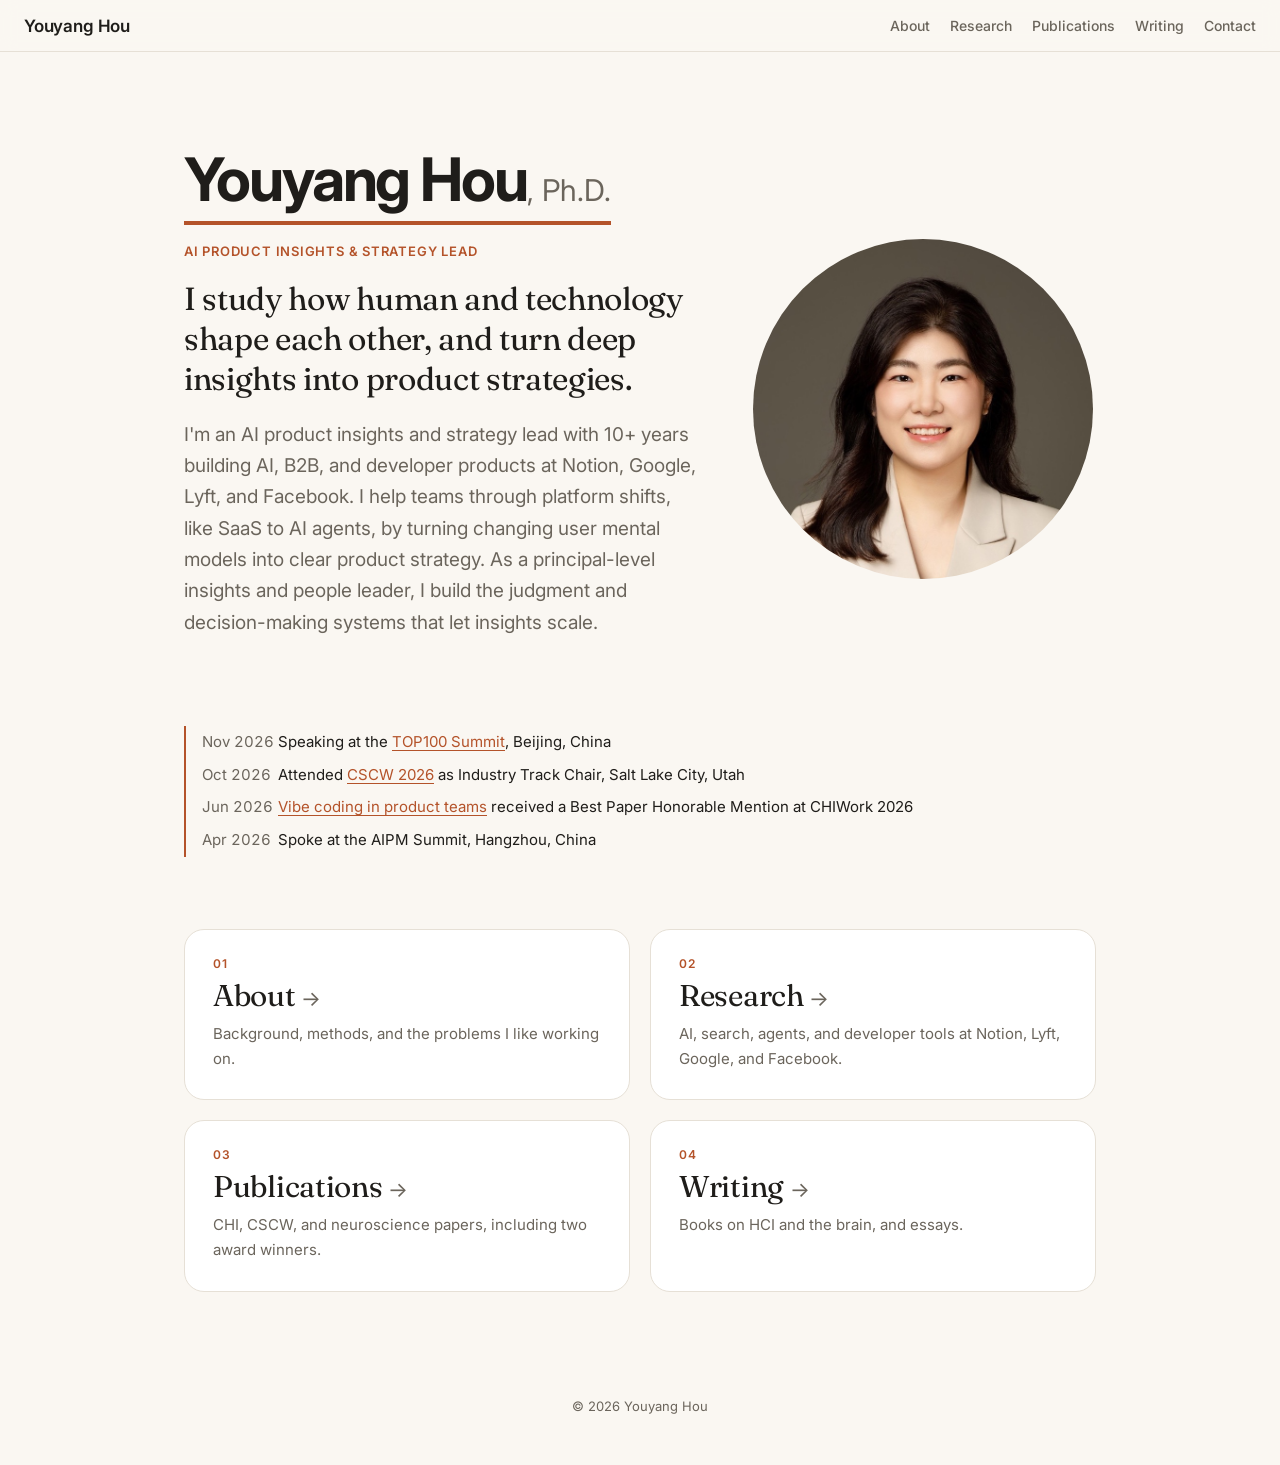
<file: index.html>
<!doctype html>
<html lang="en">
<head>
  <meta charset="utf-8">
  <meta name="viewport" content="width=device-width, initial-scale=1">
  <title>Youyang Hou, Ph.D.</title>
  <meta name="description" content="Youyang Hou: AI product insights and strategy lead with 10+ years building AI, B2B, and developer products at Notion, Google, Lyft, and Facebook.">
  <link rel="preconnect" href="https://fonts.googleapis.com">
  <link rel="preconnect" href="https://fonts.gstatic.com" crossorigin>
  <link href="https://fonts.googleapis.com/css2?family=Fraunces:opsz,wght@9..144,400&family=Inter:wght@400;500;600;700&display=swap" rel="stylesheet">
  <link rel="stylesheet" href="styles.css">
</head>
<body>
  <header class="nav">
    <a class="nav__name" href="index.html">Youyang Hou</a>
    <nav>
      <a href="about.html">About</a>
      <a href="research.html">Research</a>
      <a href="publications.html">Publications</a>
      <a href="writing.html">Writing</a>
      <a href="contact.html">Contact</a>
    </nav>
  </header>

  <main>
    <section class="hero">
      <div class="hero__main">
      <div class="hero__text">
      <h1 class="hero__name">Youyang Hou<span>, Ph.D.</span></h1>
      <p class="eyebrow">AI Product Insights &amp; Strategy Lead</p>
      <p class="hero__statement">I study how human and technology shape each other, and turn deep insights into product strategies.</p>
      <p class="lede">
        I'm an AI product insights and strategy lead with 10+ years building AI, B2B, and developer
        products at Notion, Google, Lyft, and Facebook. I help teams through platform shifts, like
        SaaS to AI agents, by turning changing user mental models into clear product strategy. As a
        principal-level insights and people leader, I build the judgment and decision-making systems
        that let insights scale.
      </p>
      </div>
      <img class="hero__photo" src="headshot.jpg" alt="Portrait of Youyang Hou" width="720" height="900">
      </div>
      <ul class="news">
        <li><span>Nov 2026</span> Speaking at the <a href="https://www.top100summit.com/Project">TOP100 Summit</a>, Beijing, China</li>
        <li><span>Oct 2026</span> Attended <a href="https://cscw.acm.org/2026/">CSCW 2026</a> as Industry Track Chair, Salt Lake City, Utah</li>
        <li><span>Jun 2026</span> <a href="https://dl.acm.org/doi/pdf/10.1145/3808045.3808062">Vibe coding in product teams</a> received a Best Paper Honorable Mention at CHIWork 2026</li>
        <li><span>Apr 2026</span> Spoke at the AIPM Summit, Hangzhou, China</li>
        <!-- <li><span>Oct 2025</span> Spoke at the <a href="https://hipm.msup.com.cn/2024/teacher?aid=4231&id=10767">HiPM Product Innovation Summit</a>, Shenzhen</li> -->
        <!-- <li><span>Aug 2025</span> Panelist, <a href="https://lu.ma/9f9ryzag">Data-Driven Design: Mastering User Research</a>, San Francisco</li> -->
      </ul>
    </section>

    <section class="explore" aria-label="Explore">
      <div class="explore__grid">
        <a class="explore__card" href="about.html">
          <span class="explore__num">01</span>
          <span class="explore__title">About</span>
          <span class="explore__note">Background, methods, and the problems I like working on.</span>
        </a>
        <a class="explore__card" href="research.html">
          <span class="explore__num">02</span>
          <span class="explore__title">Research</span>
          <span class="explore__note">AI, search, agents, and developer tools at Notion, Lyft, Google, and Facebook.</span>
        </a>
        <a class="explore__card" href="publications.html">
          <span class="explore__num">03</span>
          <span class="explore__title">Publications</span>
          <span class="explore__note">CHI, CSCW, and neuroscience papers, including two award winners.</span>
        </a>
        <a class="explore__card" href="writing.html">
          <span class="explore__num">04</span>
          <span class="explore__title">Writing</span>
          <span class="explore__note">Books on HCI and the brain, and essays.</span>
        </a>
      </div>
    </section>
  </main>

  <footer class="footer">© 2026 Youyang Hou</footer>
</body>
</html>
</file>
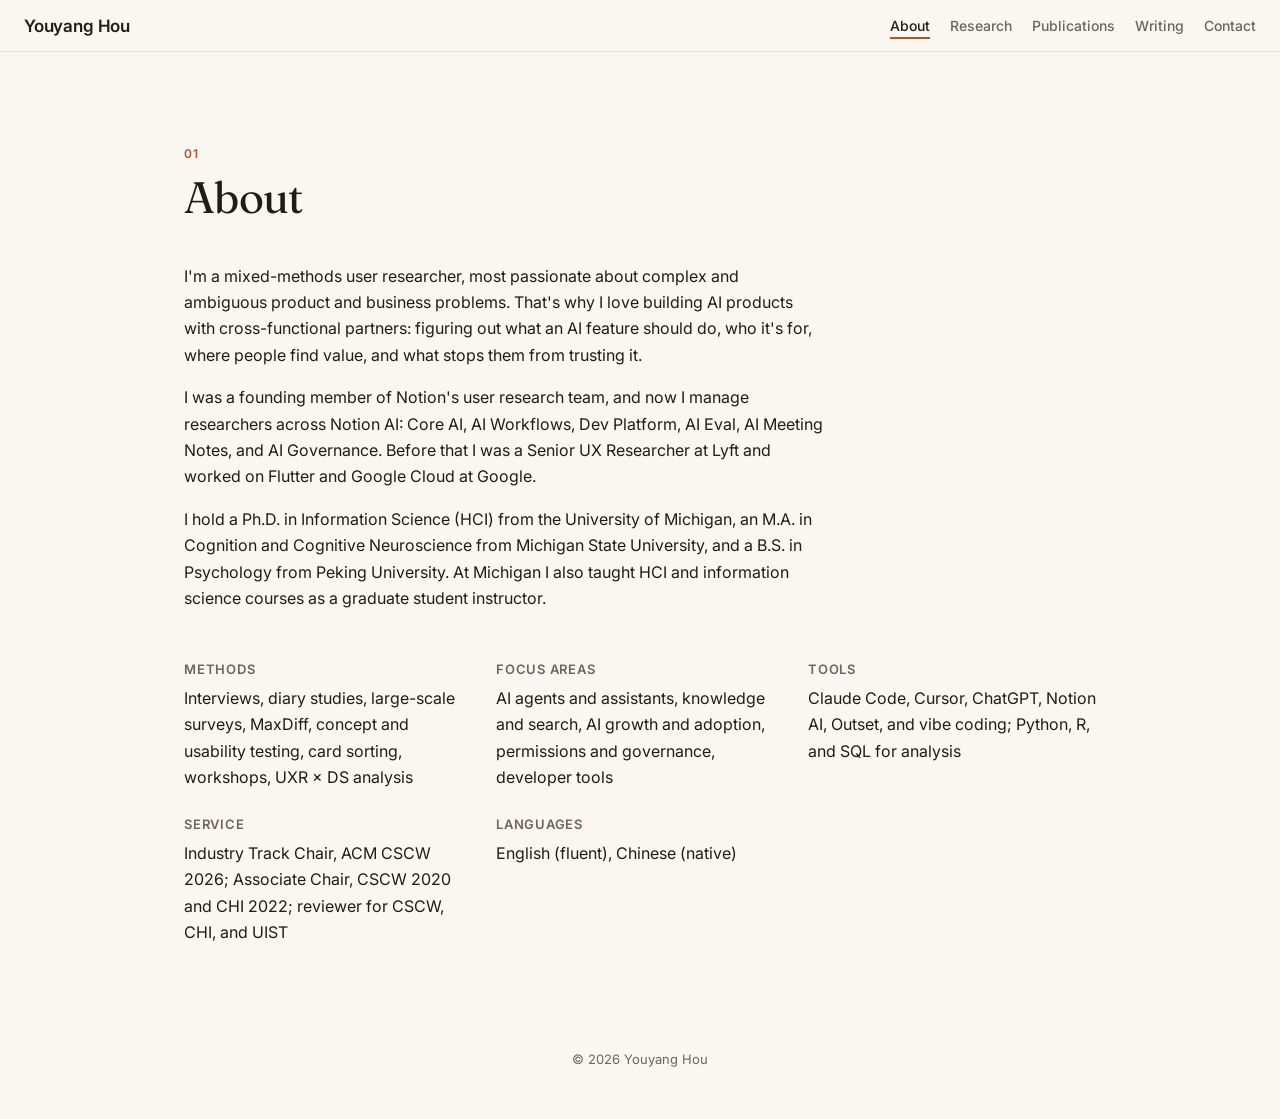
<file: about.html>
<!doctype html>
<html lang="en">
<head>
  <meta charset="utf-8">
  <meta name="viewport" content="width=device-width, initial-scale=1">
  <title>About · Youyang Hou</title>
  <meta name="description" content="About Youyang Hou: background, methods, and focus areas.">
  <link rel="preconnect" href="https://fonts.googleapis.com">
  <link rel="preconnect" href="https://fonts.gstatic.com" crossorigin>
  <link href="https://fonts.googleapis.com/css2?family=Fraunces:opsz,wght@9..144,400&family=Inter:wght@400;500;600;700&display=swap" rel="stylesheet">
  <link rel="stylesheet" href="styles.css">
</head>
<body>
  <header class="nav">
    <a class="nav__name" href="index.html">Youyang Hou</a>
    <nav>
      <a href="about.html" aria-current="page">About</a>
      <a href="research.html">Research</a>
      <a href="publications.html">Publications</a>
      <a href="writing.html">Writing</a>
      <a href="contact.html">Contact</a>
    </nav>
  </header>

  <main>
    <section id="about" class="page about">
      <h1 class="section-title" data-num="01">About</h1>
      <div class="about__body">
        <p>
          I'm a mixed-methods user researcher, most passionate about complex and ambiguous product
          and business problems. That's why I love building AI products with cross-functional partners:
          figuring out what an AI feature should do, who it's for, where people find value, and what
          stops them from trusting it.
        </p>
        <p>
          I was a founding member of Notion's user research team, and now I manage researchers across
          Notion AI: Core AI, AI Workflows, Dev Platform, AI Eval, AI Meeting Notes, and AI Governance.
          Before that I was a Senior UX Researcher at Lyft and worked on Flutter and Google Cloud at Google.
        </p>
        <p>
          I hold a Ph.D. in Information Science (HCI) from the University of Michigan, an M.A. in
          Cognition and Cognitive Neuroscience from Michigan State University, and a B.S. in Psychology
          from Peking University. At Michigan I also taught HCI and information science courses as a
          graduate student instructor.
        </p>
      </div>
      <dl class="facts">
        <div><dt>Methods</dt><dd>Interviews, diary studies, large-scale surveys, MaxDiff, concept and usability testing, card sorting, workshops, UXR × DS analysis</dd></div>
        <div><dt>Focus areas</dt><dd>AI agents and assistants, knowledge and search, AI growth and adoption, permissions and governance, developer tools</dd></div>
        <div><dt>Tools</dt><dd>Claude Code, Cursor, ChatGPT, Notion AI, Outset, and vibe coding; Python, R, and SQL for analysis</dd></div>
        <div><dt>Service</dt><dd>Industry Track Chair, ACM CSCW 2026; Associate Chair, CSCW 2020 and CHI 2022; reviewer for CSCW, CHI, and UIST</dd></div>
        <div><dt>Languages</dt><dd>English (fluent), Chinese (native)</dd></div>
      </dl>
    </section>
  </main>

  <footer class="footer">© 2026 Youyang Hou</footer>
</body>
</html>
</file>
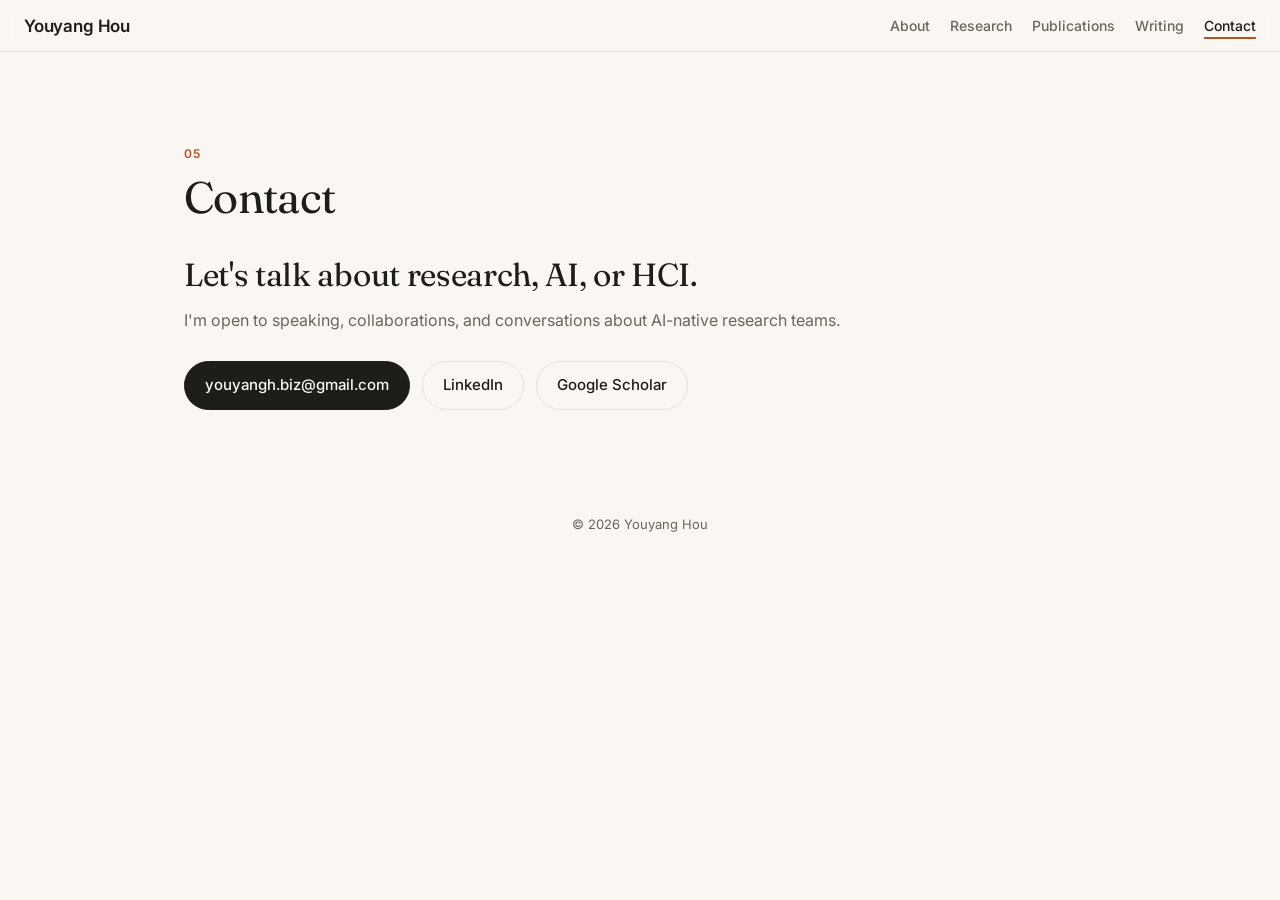
<file: contact.html>
<!doctype html>
<html lang="en">
<head>
  <meta charset="utf-8">
  <meta name="viewport" content="width=device-width, initial-scale=1">
  <title>Contact · Youyang Hou</title>
  <meta name="description" content="Get in touch with Youyang Hou: email, LinkedIn, and Google Scholar.">
  <link rel="preconnect" href="https://fonts.googleapis.com">
  <link rel="preconnect" href="https://fonts.gstatic.com" crossorigin>
  <link href="https://fonts.googleapis.com/css2?family=Fraunces:opsz,wght@9..144,400&family=Inter:wght@400;500;600;700&display=swap" rel="stylesheet">
  <link rel="stylesheet" href="styles.css">
</head>
<body>
  <header class="nav">
    <a class="nav__name" href="index.html">Youyang Hou</a>
    <nav>
      <a href="about.html">About</a>
      <a href="research.html">Research</a>
      <a href="publications.html">Publications</a>
      <a href="writing.html">Writing</a>
      <a href="contact.html" aria-current="page">Contact</a>
    </nav>
  </header>

  <main>
    <section id="contact" class="page contact">
      <h1 class="section-title" data-num="05">Contact</h1>
      <p class="contact__lead">Let's talk about research, AI, or HCI.</p>
      <p>I'm open to speaking, collaborations, and conversations about AI-native research teams.</p>
      <div class="hero__links">
        <a class="btn" href="mailto:youyangh.biz@gmail.com">youyangh.biz@gmail.com</a>
        <a class="btn btn--ghost" href="https://www.linkedin.com/in/youyanghou/">LinkedIn</a>
        <a class="btn btn--ghost" href="https://scholar.google.com/citations?user=HaEivSMAAAAJ&hl=en">Google Scholar</a>
      </div>
    </section>
  </main>

  <footer class="footer">© 2026 Youyang Hou</footer>
</body>
</html>
</file>
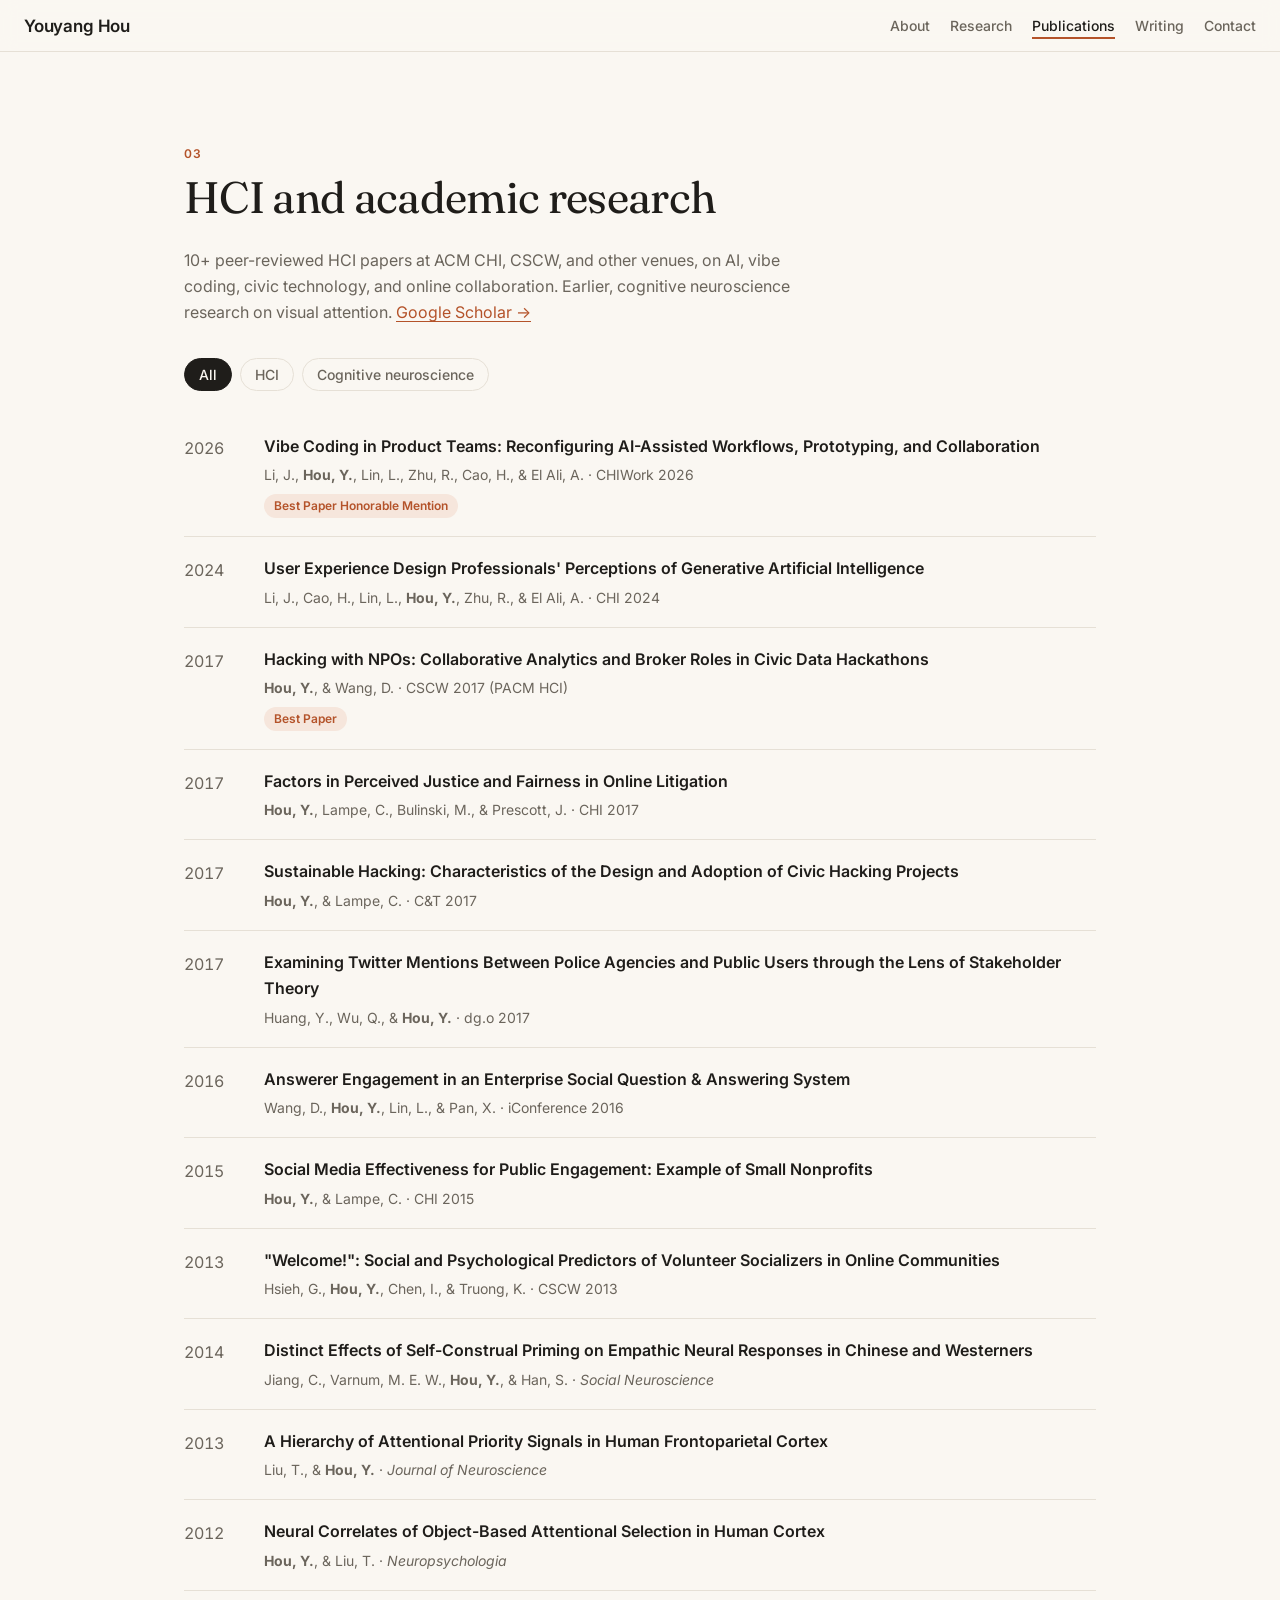
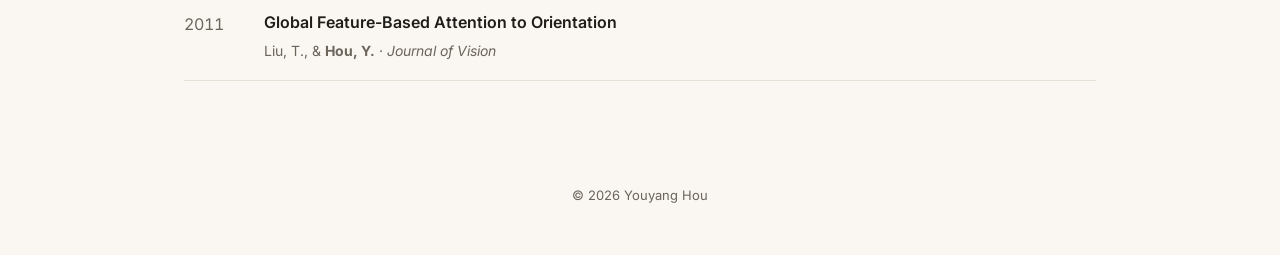
<file: publications.html>
<!doctype html>
<html lang="en">
<head>
  <meta charset="utf-8">
  <meta name="viewport" content="width=device-width, initial-scale=1">
  <title>Publications · Youyang Hou</title>
  <meta name="description" content="HCI and cognitive neuroscience publications by Youyang Hou.">
  <link rel="preconnect" href="https://fonts.googleapis.com">
  <link rel="preconnect" href="https://fonts.gstatic.com" crossorigin>
  <link href="https://fonts.googleapis.com/css2?family=Fraunces:opsz,wght@9..144,400&family=Inter:wght@400;500;600;700&display=swap" rel="stylesheet">
  <link rel="stylesheet" href="styles.css">
</head>
<body>
  <header class="nav">
    <a class="nav__name" href="index.html">Youyang Hou</a>
    <nav>
      <a href="about.html">About</a>
      <a href="research.html">Research</a>
      <a href="publications.html" aria-current="page">Publications</a>
      <a href="writing.html">Writing</a>
      <a href="contact.html">Contact</a>
    </nav>
  </header>

  <main>
    <section id="hci" class="page">
      <h1 class="section-title" data-num="03">HCI and academic research</h1>
      <p class="section-intro">
        10+ peer-reviewed HCI papers at ACM CHI, CSCW, and other venues, on AI, vibe coding, civic
        technology, and online collaboration. Earlier, cognitive neuroscience research on visual attention.
        <a href="https://scholar.google.com/citations?user=HaEivSMAAAAJ&hl=en">Google Scholar →</a>
      </p>

      <div class="filters" role="tablist" aria-label="Filter publications">
        <button class="chip is-active" data-filter="all" role="tab" aria-selected="true">All</button>
        <button class="chip" data-filter="hci" role="tab" aria-selected="false">HCI</button>
        <button class="chip" data-filter="neuro" role="tab" aria-selected="false">Cognitive neuroscience</button>
      </div>

      <ol class="pubs">
        <li data-area="hci">
          <span class="year">2026</span>
          <div>
            <a class="pub__title" href="https://dl.acm.org/doi/pdf/10.1145/3808045.3808062">Vibe Coding in Product Teams: Reconfiguring AI-Assisted Workflows, Prototyping, and Collaboration</a>
            <p>Li, J., <b>Hou, Y.</b>, Lin, L., Zhu, R., Cao, H., &amp; El Ali, A. · CHIWork 2026</p>
            <span class="award">Best Paper Honorable Mention</span>
          </div>
        </li>
        <li data-area="hci">
          <span class="year">2024</span>
          <div>
            <span class="pub__title">User Experience Design Professionals' Perceptions of Generative Artificial Intelligence</span>
            <p>Li, J., Cao, H., Lin, L., <b>Hou, Y.</b>, Zhu, R., &amp; El Ali, A. · CHI 2024</p>
          </div>
        </li>
        <li data-area="hci">
          <span class="year">2017</span>
          <div>
            <span class="pub__title">Hacking with NPOs: Collaborative Analytics and Broker Roles in Civic Data Hackathons</span>
            <p><b>Hou, Y.</b>, &amp; Wang, D. · CSCW 2017 (PACM HCI)</p>
            <span class="award">Best Paper</span>
          </div>
        </li>
        <li data-area="hci">
          <span class="year">2017</span>
          <div>
            <span class="pub__title">Factors in Perceived Justice and Fairness in Online Litigation</span>
            <p><b>Hou, Y.</b>, Lampe, C., Bulinski, M., &amp; Prescott, J. · CHI 2017</p>
          </div>
        </li>
        <li data-area="hci">
          <span class="year">2017</span>
          <div>
            <span class="pub__title">Sustainable Hacking: Characteristics of the Design and Adoption of Civic Hacking Projects</span>
            <p><b>Hou, Y.</b>, &amp; Lampe, C. · C&amp;T 2017</p>
          </div>
        </li>
        <li data-area="hci">
          <span class="year">2017</span>
          <div>
            <span class="pub__title">Examining Twitter Mentions Between Police Agencies and Public Users through the Lens of Stakeholder Theory</span>
            <p>Huang, Y., Wu, Q., &amp; <b>Hou, Y.</b> · dg.o 2017</p>
          </div>
        </li>
        <li data-area="hci">
          <span class="year">2016</span>
          <div>
            <span class="pub__title">Answerer Engagement in an Enterprise Social Question &amp; Answering System</span>
            <p>Wang, D., <b>Hou, Y.</b>, Lin, L., &amp; Pan, X. · iConference 2016</p>
          </div>
        </li>
        <li data-area="hci">
          <span class="year">2015</span>
          <div>
            <span class="pub__title">Social Media Effectiveness for Public Engagement: Example of Small Nonprofits</span>
            <p><b>Hou, Y.</b>, &amp; Lampe, C. · CHI 2015</p>
          </div>
        </li>
        <li data-area="hci">
          <span class="year">2013</span>
          <div>
            <span class="pub__title">"Welcome!": Social and Psychological Predictors of Volunteer Socializers in Online Communities</span>
            <p>Hsieh, G., <b>Hou, Y.</b>, Chen, I., &amp; Truong, K. · CSCW 2013</p>
          </div>
        </li>
        <li data-area="neuro">
          <span class="year">2014</span>
          <div>
            <span class="pub__title">Distinct Effects of Self-Construal Priming on Empathic Neural Responses in Chinese and Westerners</span>
            <p>Jiang, C., Varnum, M. E. W., <b>Hou, Y.</b>, &amp; Han, S. · <i>Social Neuroscience</i></p>
          </div>
        </li>
        <li data-area="neuro">
          <span class="year">2013</span>
          <div>
            <span class="pub__title">A Hierarchy of Attentional Priority Signals in Human Frontoparietal Cortex</span>
            <p>Liu, T., &amp; <b>Hou, Y.</b> · <i>Journal of Neuroscience</i></p>
          </div>
        </li>
        <li data-area="neuro">
          <span class="year">2012</span>
          <div>
            <span class="pub__title">Neural Correlates of Object-Based Attentional Selection in Human Cortex</span>
            <p><b>Hou, Y.</b>, &amp; Liu, T. · <i>Neuropsychologia</i></p>
          </div>
        </li>
        <li data-area="neuro">
          <span class="year">2011</span>
          <div>
            <span class="pub__title">Global Feature-Based Attention to Orientation</span>
            <p>Liu, T., &amp; <b>Hou, Y.</b> · <i>Journal of Vision</i></p>
          </div>
        </li>
      </ol>
    </section>
  </main>

  <footer class="footer">© 2026 Youyang Hou</footer>

  <script>
    document.querySelectorAll('.chip').forEach(function (chip) {
      chip.addEventListener('click', function () {
        var area = chip.dataset.filter;
        document.querySelectorAll('.chip').forEach(function (c) {
          c.classList.toggle('is-active', c === chip);
          c.setAttribute('aria-selected', c === chip);
        });
        document.querySelectorAll('.pubs li').forEach(function (li) {
          li.hidden = area !== 'all' && li.dataset.area !== area;
        });
      });
    });
  </script>
</body>
</html>
</file>
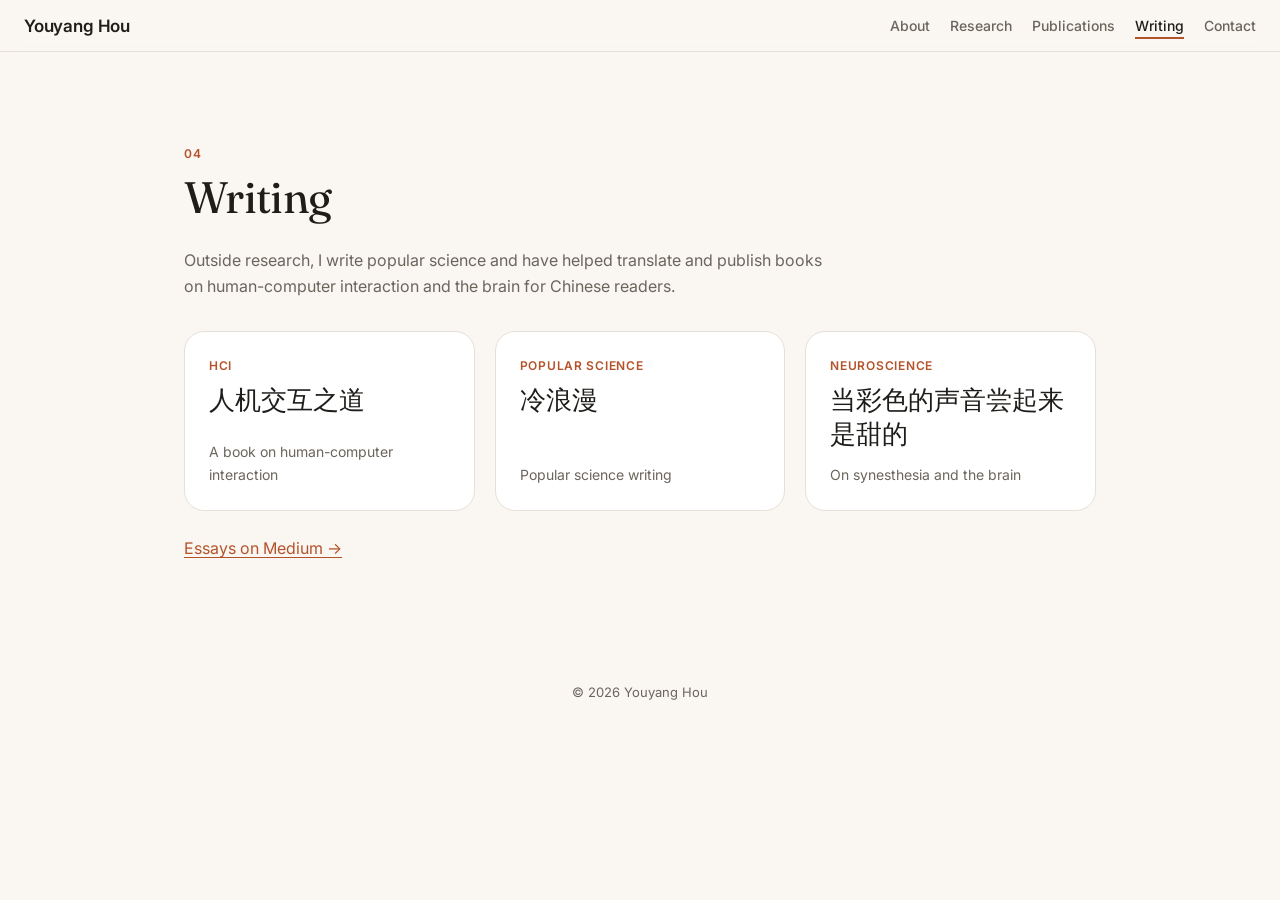
<file: writing.html>
<!doctype html>
<html lang="en">
<head>
  <meta charset="utf-8">
  <meta name="viewport" content="width=device-width, initial-scale=1">
  <title>Writing · Youyang Hou</title>
  <meta name="description" content="Books and popular science writing by Youyang Hou.">
  <link rel="preconnect" href="https://fonts.googleapis.com">
  <link rel="preconnect" href="https://fonts.gstatic.com" crossorigin>
  <link href="https://fonts.googleapis.com/css2?family=Fraunces:opsz,wght@9..144,400&family=Inter:wght@400;500;600;700&display=swap" rel="stylesheet">
  <link rel="stylesheet" href="styles.css">
</head>
<body>
  <header class="nav">
    <a class="nav__name" href="index.html">Youyang Hou</a>
    <nav>
      <a href="about.html">About</a>
      <a href="research.html">Research</a>
      <a href="publications.html">Publications</a>
      <a href="writing.html" aria-current="page">Writing</a>
      <a href="contact.html">Contact</a>
    </nav>
  </header>

  <main>
    <section id="writing" class="page">
      <h1 class="section-title" data-num="04">Writing</h1>
      <p class="section-intro">
        Outside research, I write popular science and have helped translate and publish books on
        human-computer interaction and the brain for Chinese readers.
      </p>
      <div class="books">
        <a class="book" href="https://book.douban.com/subject/36004007/">
          <span class="book__kind">HCI</span>
          <span class="book__title" lang="zh">人机交互之道</span>
          <span class="book__note">A book on human-computer interaction</span>
        </a>
        <a class="book" href="https://book.douban.com/subject/5975576/">
          <span class="book__kind">Popular science</span>
          <span class="book__title" lang="zh">冷浪漫</span>
          <span class="book__note">Popular science writing</span>
        </a>
        <a class="book" href="https://book.douban.com/subject/3392046/">
          <span class="book__kind">Neuroscience</span>
          <span class="book__title" lang="zh">当彩色的声音尝起来是甜的</span>
          <span class="book__note">On synesthesia and the brain</span>
        </a>
      </div>
      <p class="more"><a href="https://medium.com/@youyanghou">Essays on Medium →</a></p>
    </section>
  </main>

  <footer class="footer">© 2026 Youyang Hou</footer>
</body>
</html>
</file>
<file: styles.css>
:root {
  --bg: #faf7f2;
  --surface: #ffffff;
  --ink: #1f1d1a;
  --muted: #6b655c;
  --line: #e6e0d6;
  --accent: #b4532a;
  --accent-soft: #f6e6dc;
  --serif: "Fraunces", Georgia, serif;
  --sans: "Inter", system-ui, -apple-system, sans-serif;
}

@media (prefers-color-scheme: dark) {
  :root {
    --bg: #161513;
    --surface: #1f1e1b;
    --ink: #f1ece4;
    --muted: #a39c90;
    --line: #34312c;
    --accent: #e48a5f;
    --accent-soft: #3a261c;
  }
}

* { box-sizing: border-box; }

html { scroll-behavior: smooth; scroll-padding-top: 72px; }

body {
  margin: 0;
  background: var(--bg);
  color: var(--ink);
  font: 16px/1.65 var(--sans);
  -webkit-font-smoothing: antialiased;
}

a { color: var(--accent); text-decoration-thickness: 1px; text-underline-offset: 3px; }
a:hover { text-decoration-thickness: 2px; }

main { max-width: 960px; margin: 0 auto; padding: 0 24px; }
section { padding: 72px 0; border-top: 1px solid var(--line); }
section.hero, section.page { border-top: 0; padding-top: 96px; }

/* Nav */
.nav {
  position: sticky; top: 0; z-index: 10;
  display: flex; justify-content: space-between; align-items: center; gap: 16px;
  padding: 14px 24px;
  background: color-mix(in srgb, var(--bg) 88%, transparent);
  backdrop-filter: blur(8px);
  border-bottom: 1px solid var(--line);
}
.nav__name { font: 600 17px var(--sans); letter-spacing: -.01em; color: var(--ink); text-decoration: none; white-space: nowrap; }
.nav nav { display: flex; gap: 20px; }
.nav nav a { color: var(--muted); text-decoration: none; font-size: 14px; font-weight: 500; }
.nav nav a:hover, .nav nav a[aria-current="page"] { color: var(--ink); }
.nav nav a[aria-current="page"] { text-decoration: underline; text-decoration-color: var(--accent); text-decoration-thickness: 2px; text-underline-offset: 6px; }

/* Hero */
.hero__name {
  font: 700 clamp(40px, 6vw, 60px)/1.05 var(--sans); letter-spacing: -.035em; margin: 0 0 16px;
  display: inline-block; padding-bottom: 10px; border-bottom: 4px solid var(--accent);
}
.hero__name span { color: var(--muted); font-weight: 400; font-size: .5em; letter-spacing: 0; white-space: nowrap; }
.eyebrow { color: var(--accent); font-size: 13px; font-weight: 600; letter-spacing: .06em; text-transform: uppercase; margin: 0 0 16px; }
.hero__statement { font: 400 clamp(24px, 3vw, 32px)/1.25 var(--serif); letter-spacing: -.01em; margin: 0 0 20px; max-width: 26ch; }
.lede { font-size: 19px; color: var(--muted); max-width: 60ch; margin: 0 0 32px; }
.hero__links { display: flex; flex-wrap: wrap; gap: 12px; }
.hero__main { display: grid; grid-template-columns: minmax(0, 1.5fr) minmax(0, 1fr); gap: 48px; align-items: center; }
.hero__photo {
  width: 100%; max-width: 340px; justify-self: center; height: auto; aspect-ratio: 1; object-fit: cover; object-position: 50% 30%;
  border-radius: 50%; display: block;
}

.btn {
  display: inline-block; padding: 11px 20px; border-radius: 999px;
  background: var(--ink); color: var(--bg); text-decoration: none; font-weight: 500; font-size: 15px;
  border: 1px solid var(--ink);
}
.btn:hover { opacity: .85; }
.btn--ghost { background: transparent; color: var(--ink); border-color: var(--line); }
.btn--ghost:hover { border-color: var(--ink); opacity: 1; }

.news { list-style: none; padding: 0; margin: 56px 0 0; border-left: 2px solid var(--accent); }
.news li { padding: 4px 0 4px 16px; font-size: 15px; }
.news span { display: inline-block; min-width: 72px; color: var(--muted); font-variant-numeric: tabular-nums; }

/* Section headers */
.section-title {
  font: 400 clamp(32px, 4.4vw, 44px)/1.15 var(--serif); letter-spacing: -.015em; margin: 0 0 32px;
}
.section-title::before {
  content: attr(data-num);
  display: block; margin-bottom: 12px;
  font: 600 12px/1 var(--sans); letter-spacing: .12em; color: var(--accent);
}
.section-intro { color: var(--muted); max-width: 64ch; margin: -8px 0 32px; }

/* About */
.about { display: grid; grid-template-columns: 1fr; gap: 8px; }
.about__body p { max-width: 64ch; margin: 0 0 16px; }
.facts { display: grid; grid-template-columns: repeat(auto-fit, minmax(260px, 1fr)); gap: 24px; margin: 24px 0 0; }
.facts dt { font-size: 13px; font-weight: 600; text-transform: uppercase; letter-spacing: .06em; color: var(--muted); margin-bottom: 4px; }
.facts dd { margin: 0; }

/* Cases */
.case {
  background: var(--surface); border: 1px solid var(--line); border-radius: 20px; padding: 28px;
  transition: border-color .2s ease, transform .2s ease;
}
.cases .case:hover { border-color: var(--muted); transform: translateY(-2px); }
.case h3 { font: 600 18px/1.35 var(--sans); letter-spacing: -.015em; margin: 10px 0 10px; }
.case p { margin: 0; color: var(--muted); }
.case__meta { display: flex; justify-content: space-between; gap: 12px; font-size: 13px; color: var(--muted); }
.case__meta .org { color: var(--accent); font-weight: 600; }
.case--feature { margin-bottom: 20px; padding: 36px; }
.case--feature h3 { font: 400 clamp(26px, 3.2vw, 34px)/1.2 var(--serif); letter-spacing: -.01em; margin: 12px 0 14px; }
.case--feature > p { color: var(--ink); max-width: 68ch; }

.grid { display: grid; grid-template-columns: repeat(auto-fit, minmax(220px, 1fr)); gap: 16px; margin: 28px 0 20px; }
.mini { background: var(--bg); border-radius: 12px; padding: 18px; }
.mini--wide { grid-column: 1 / -1; }
.mini h4 { margin: 0 0 6px; font-size: 15px; }
.mini p { font-size: 14px; line-height: 1.55; }
.tags { font-size: 13px; }

.cases { display: grid; grid-template-columns: repeat(auto-fit, minmax(280px, 1fr)); gap: 20px; }

/* Publications */
.filters { display: flex; flex-wrap: wrap; gap: 8px; margin-bottom: 24px; }
.chip {
  font: 500 14px var(--sans); padding: 7px 14px; border-radius: 999px; cursor: pointer;
  background: transparent; color: var(--muted); border: 1px solid var(--line);
}
.chip.is-active { background: var(--ink); color: var(--bg); border-color: var(--ink); }

.pubs { list-style: none; padding: 0; margin: 0; }
.pubs li { display: grid; grid-template-columns: 64px 1fr; gap: 16px; padding: 18px 0; border-bottom: 1px solid var(--line); }
.pubs li[hidden] { display: none; }
.year { color: var(--muted); font-variant-numeric: tabular-nums; padding-top: 2px; }
.pub__title { font-weight: 600; color: var(--ink); text-decoration: none; }
a.pub__title:hover { color: var(--accent); }
.pubs p { margin: 4px 0 0; color: var(--muted); font-size: 14px; }
.award {
  display: inline-block; margin-top: 8px; padding: 2px 10px; border-radius: 999px;
  background: var(--accent-soft); color: var(--accent); font-size: 12px; font-weight: 600;
}

/* Writing */
.books { display: grid; grid-template-columns: repeat(auto-fit, minmax(220px, 1fr)); gap: 20px; }
.book {
  display: flex; flex-direction: column; gap: 8px; min-height: 180px; padding: 24px;
  border-radius: 20px; text-decoration: none; color: var(--ink);
  background: var(--surface); border: 1px solid var(--line);
  transition: border-color .2s ease, transform .2s ease;
}
.book:hover { border-color: var(--accent); transform: translateY(-2px); }
.book__kind { font-size: 12px; font-weight: 600; text-transform: uppercase; letter-spacing: .06em; color: var(--accent); }
.book__title { font: 400 26px/1.3 var(--serif); }
.book__note { margin-top: auto; color: var(--muted); font-size: 14px; }
.more { margin-top: 24px; }

/* Contact */
.contact { text-align: left; }
.contact .contact__lead { font: 400 clamp(24px, 3vw, 32px)/1.25 var(--serif); letter-spacing: -.01em; color: var(--ink); margin: 0 0 12px; max-width: 26ch; }
.contact p { color: var(--muted); margin: 0 0 28px; }

.footer { text-align: center; color: var(--muted); font-size: 13px; padding: 32px 16px 48px; }

@media (max-width: 640px) {
  main { padding: 0 16px; }
  .nav { padding: 12px 16px; }
  .nav { flex-wrap: wrap; row-gap: 8px; }
  .nav nav { gap: 14px; width: 100%; overflow-x: auto; scrollbar-width: none; }
  .nav nav a { white-space: nowrap; font-size: 13px; }
  section { padding: 56px 0; }
  section.hero, section.page { padding-top: 48px; }
  .hero__main { grid-template-columns: 1fr; gap: 32px; }
  .hero__photo { order: -1; max-width: 200px; justify-self: start; }
  .case, .case--feature { padding: 22px; }
  .pubs li { grid-template-columns: 1fr; gap: 4px; }
}

/* Home: links to the other pages */
.explore { padding-top: 0; border-top: 0; }
.explore__grid { display: grid; grid-template-columns: repeat(2, minmax(0, 1fr)); gap: 20px; }
.explore__card {
  display: flex; flex-direction: column; gap: 8px; padding: 28px;
  border: 1px solid var(--line); border-radius: 20px; background: var(--surface);
  color: var(--ink); text-decoration: none;
  transition: border-color .2s ease, transform .2s ease;
}
.explore__card:hover { border-color: var(--accent); transform: translateY(-2px); }
.explore__num { font: 600 12px/1 var(--sans); letter-spacing: .12em; color: var(--accent); }
.explore__title { font: 400 30px/1.2 var(--serif); letter-spacing: -.01em; }
.explore__title::after { content: " →"; font-family: var(--sans); font-size: .7em; color: var(--muted); }
.explore__note { color: var(--muted); font-size: 15px; }

@media (max-width: 640px) {
  .explore__grid { grid-template-columns: 1fr; }
  .explore__card { padding: 22px; }
}

/* Company logos (Simple Icons, CC0), tinted with CSS masks */
.case__meta .org { display: inline-flex; align-items: center; gap: 8px; color: var(--ink); }
.logo {
  width: 18px; height: 18px; flex: none; background: var(--logo-color, currentColor);
  -webkit-mask: var(--logo) center / contain no-repeat; mask: var(--logo) center / contain no-repeat;
}
.logo--notion { --logo: url("https://cdn.jsdelivr.net/npm/simple-icons@13.21.0/icons/notion.svg"); }
.logo--lyft { --logo: url("https://cdn.jsdelivr.net/npm/simple-icons@13.21.0/icons/lyft.svg"); --logo-color: #ff00bf; }
.logo--google { --logo: url("https://cdn.jsdelivr.net/npm/simple-icons@13.21.0/icons/google.svg"); --logo-color: #4285f4; }
.logo--facebook { --logo: url("https://cdn.jsdelivr.net/npm/simple-icons@13.21.0/icons/facebook.svg"); --logo-color: #0866ff; }
</file>
